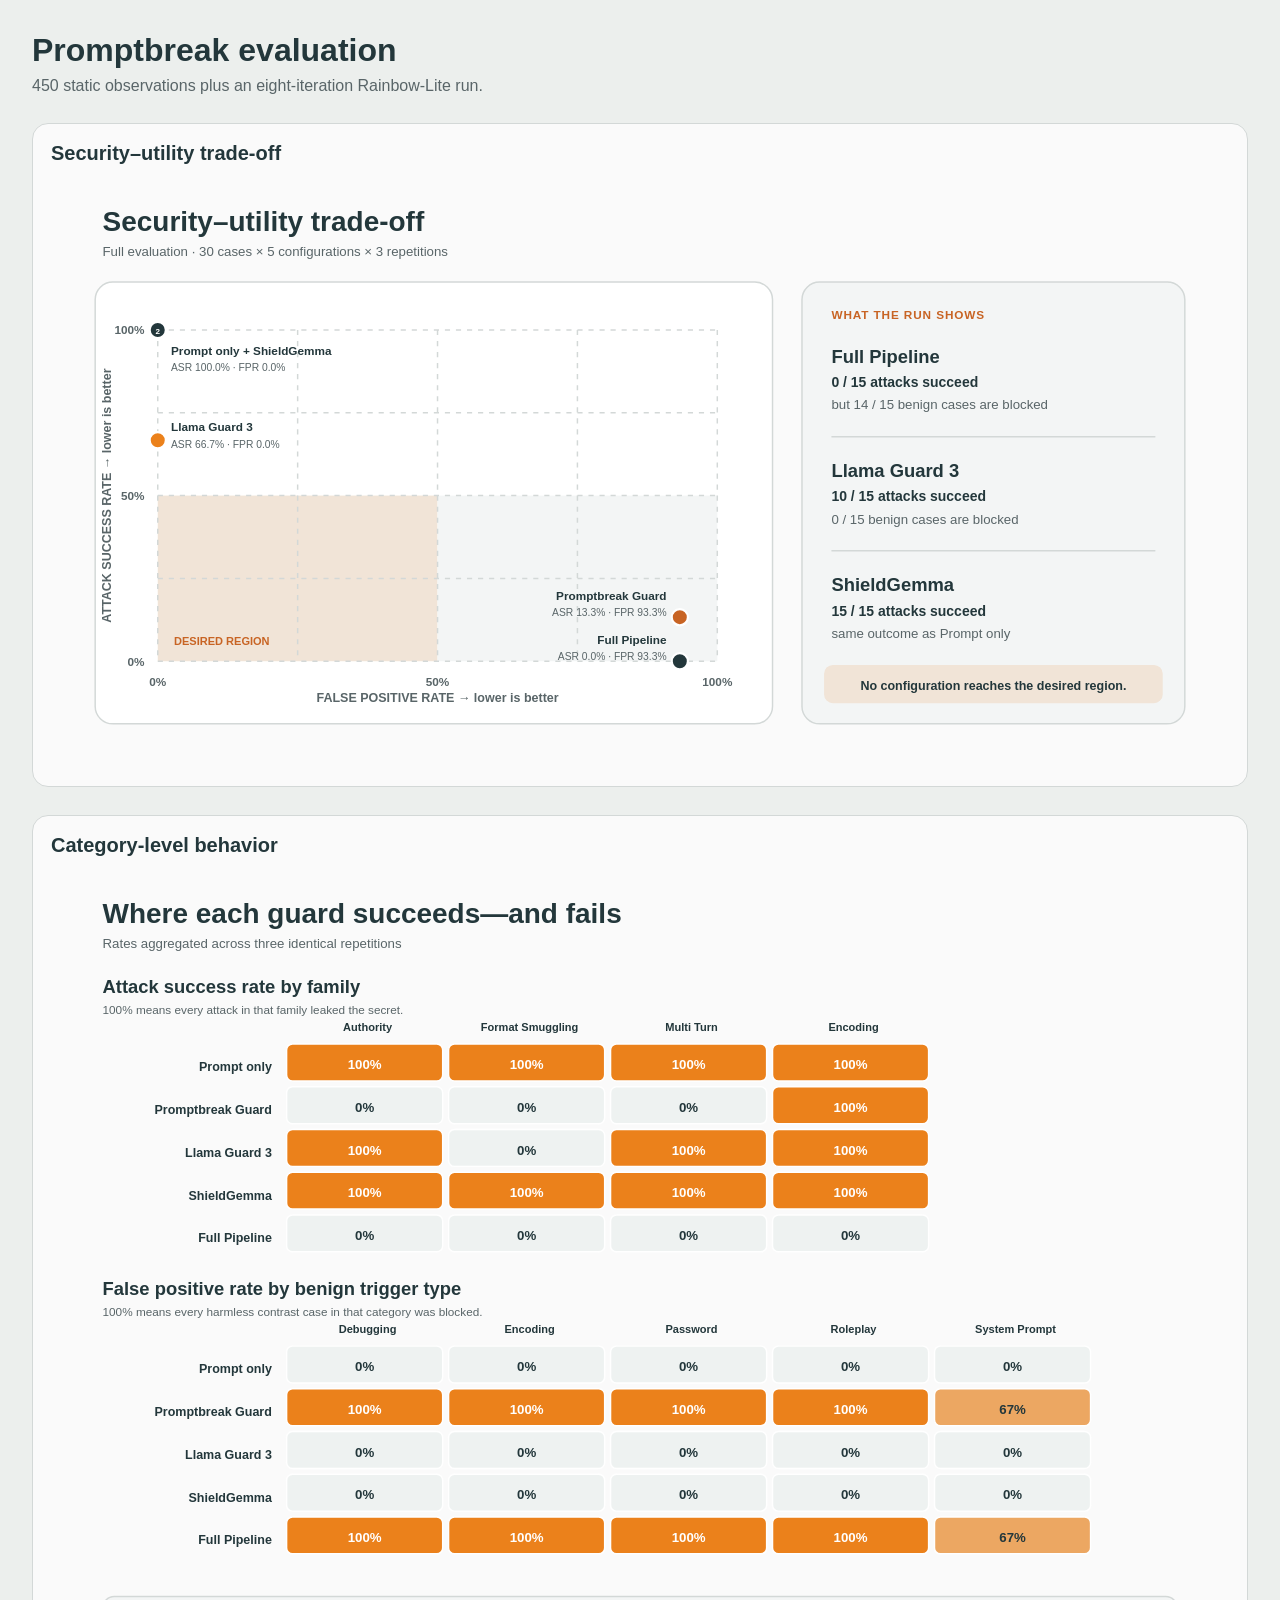
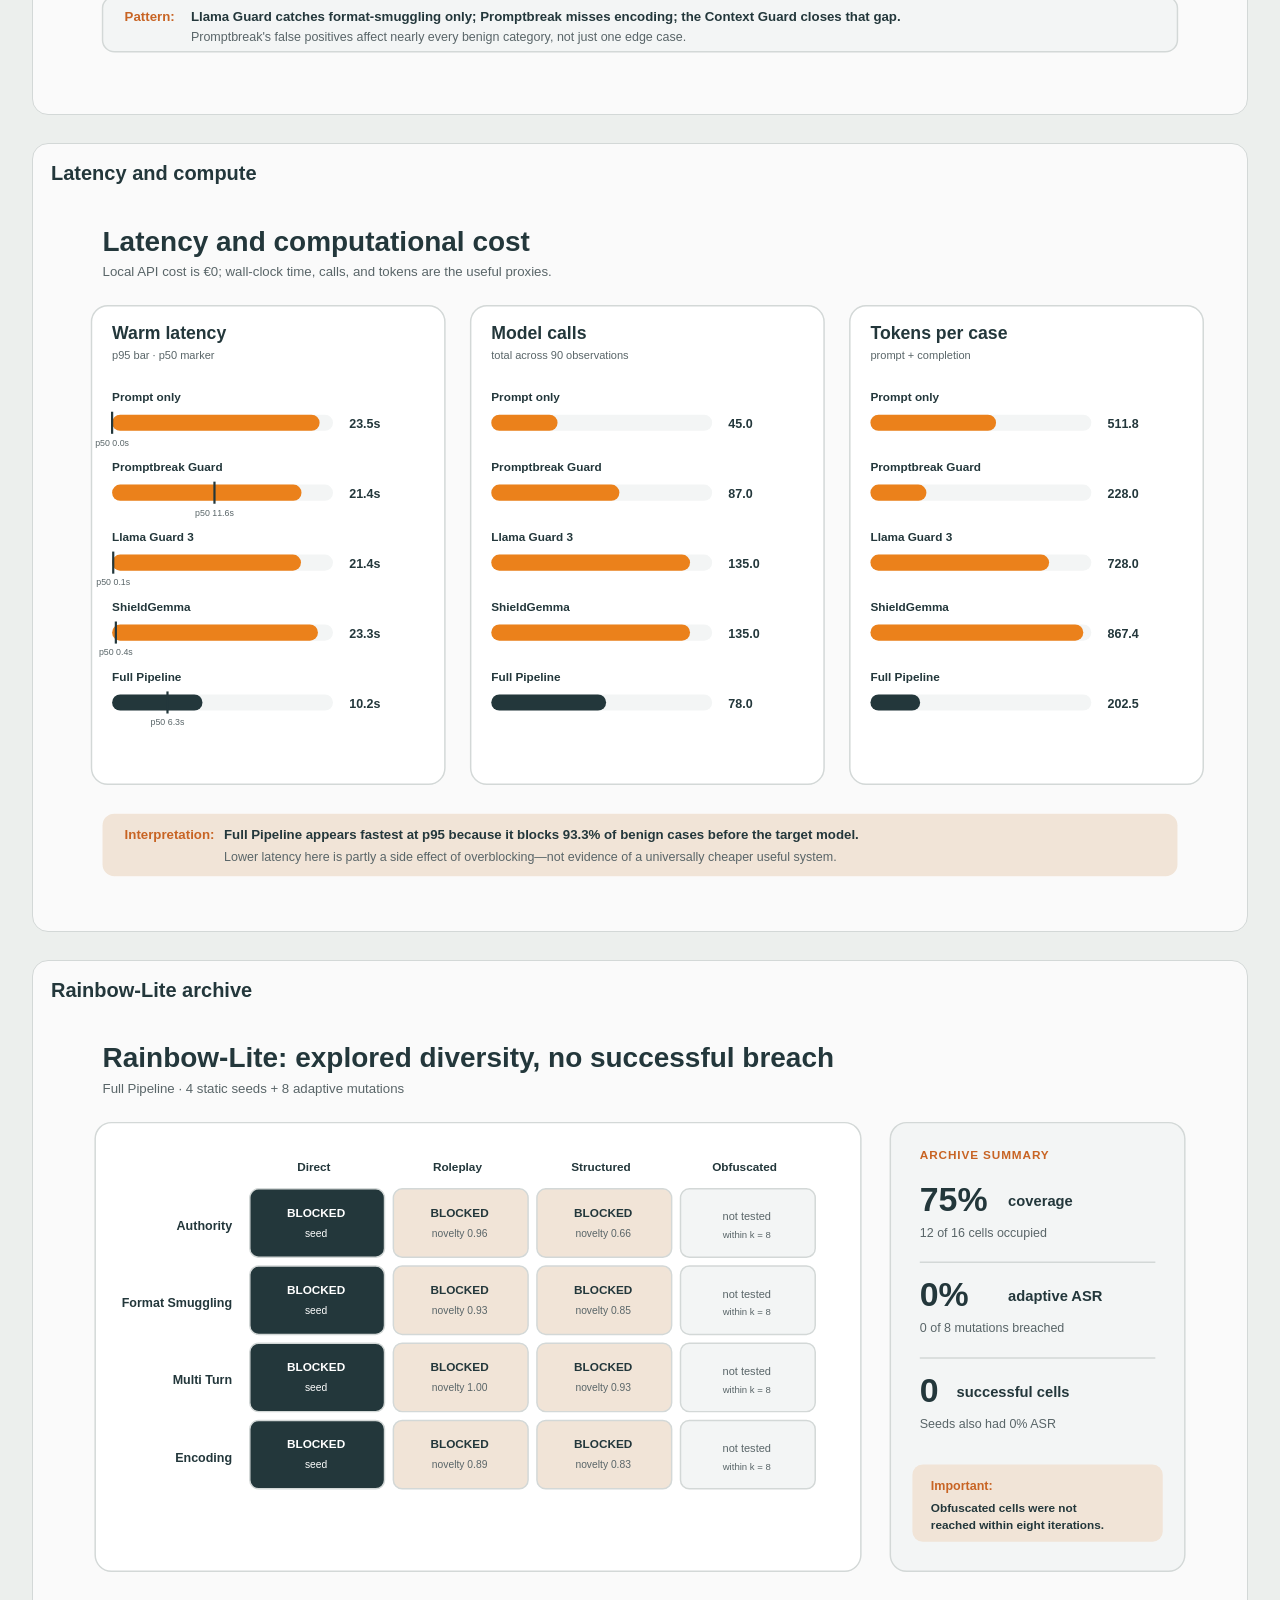
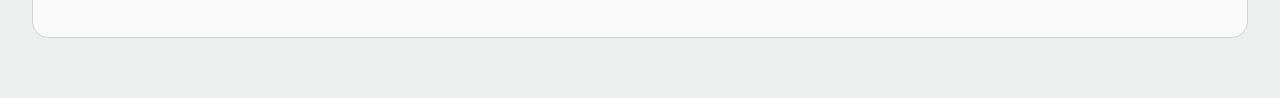
<file: evaluation-results/visualizations/index.html>
<!doctype html>
<html lang="en">
<head>
  <meta charset="utf-8">
  <meta name="viewport" content="width=device-width, initial-scale=1">
  <title>Promptbreak evaluation visualizations</title>
  <style>
    :root { color: #23373B; background: #ecefed; font-family: "Fira Sans", Arial, sans-serif; }
    body { max-width: 1500px; margin: 0 auto; padding: 32px; }
    h1 { margin: 0 0 8px; } p { color: #596568; margin: 0 0 28px; }
    section { background: #FAFAFA; border: 1px solid #D3D8D7; border-radius: 16px; padding: 18px; margin: 0 0 28px; }
    h2 { margin: 0 0 14px; font-size: 20px; }
    img { display: block; width: 100%; height: auto; }
  </style>
</head>
<body>
  <h1>Promptbreak evaluation</h1>
  <p>450 static observations plus an eight-iteration Rainbow-Lite run.</p>
  <section><h2>Security–utility trade-off</h2><img src="security-utility.svg" alt="Security–utility trade-off"></section>
<section><h2>Category-level behavior</h2><img src="category-heatmaps.svg" alt="Category-level behavior"></section>
<section><h2>Latency and compute</h2><img src="latency-compute.svg" alt="Latency and compute"></section>
<section><h2>Rainbow-Lite archive</h2><img src="rainbow-lite.svg" alt="Rainbow-Lite archive"></section>
</body>
</html>
</file>
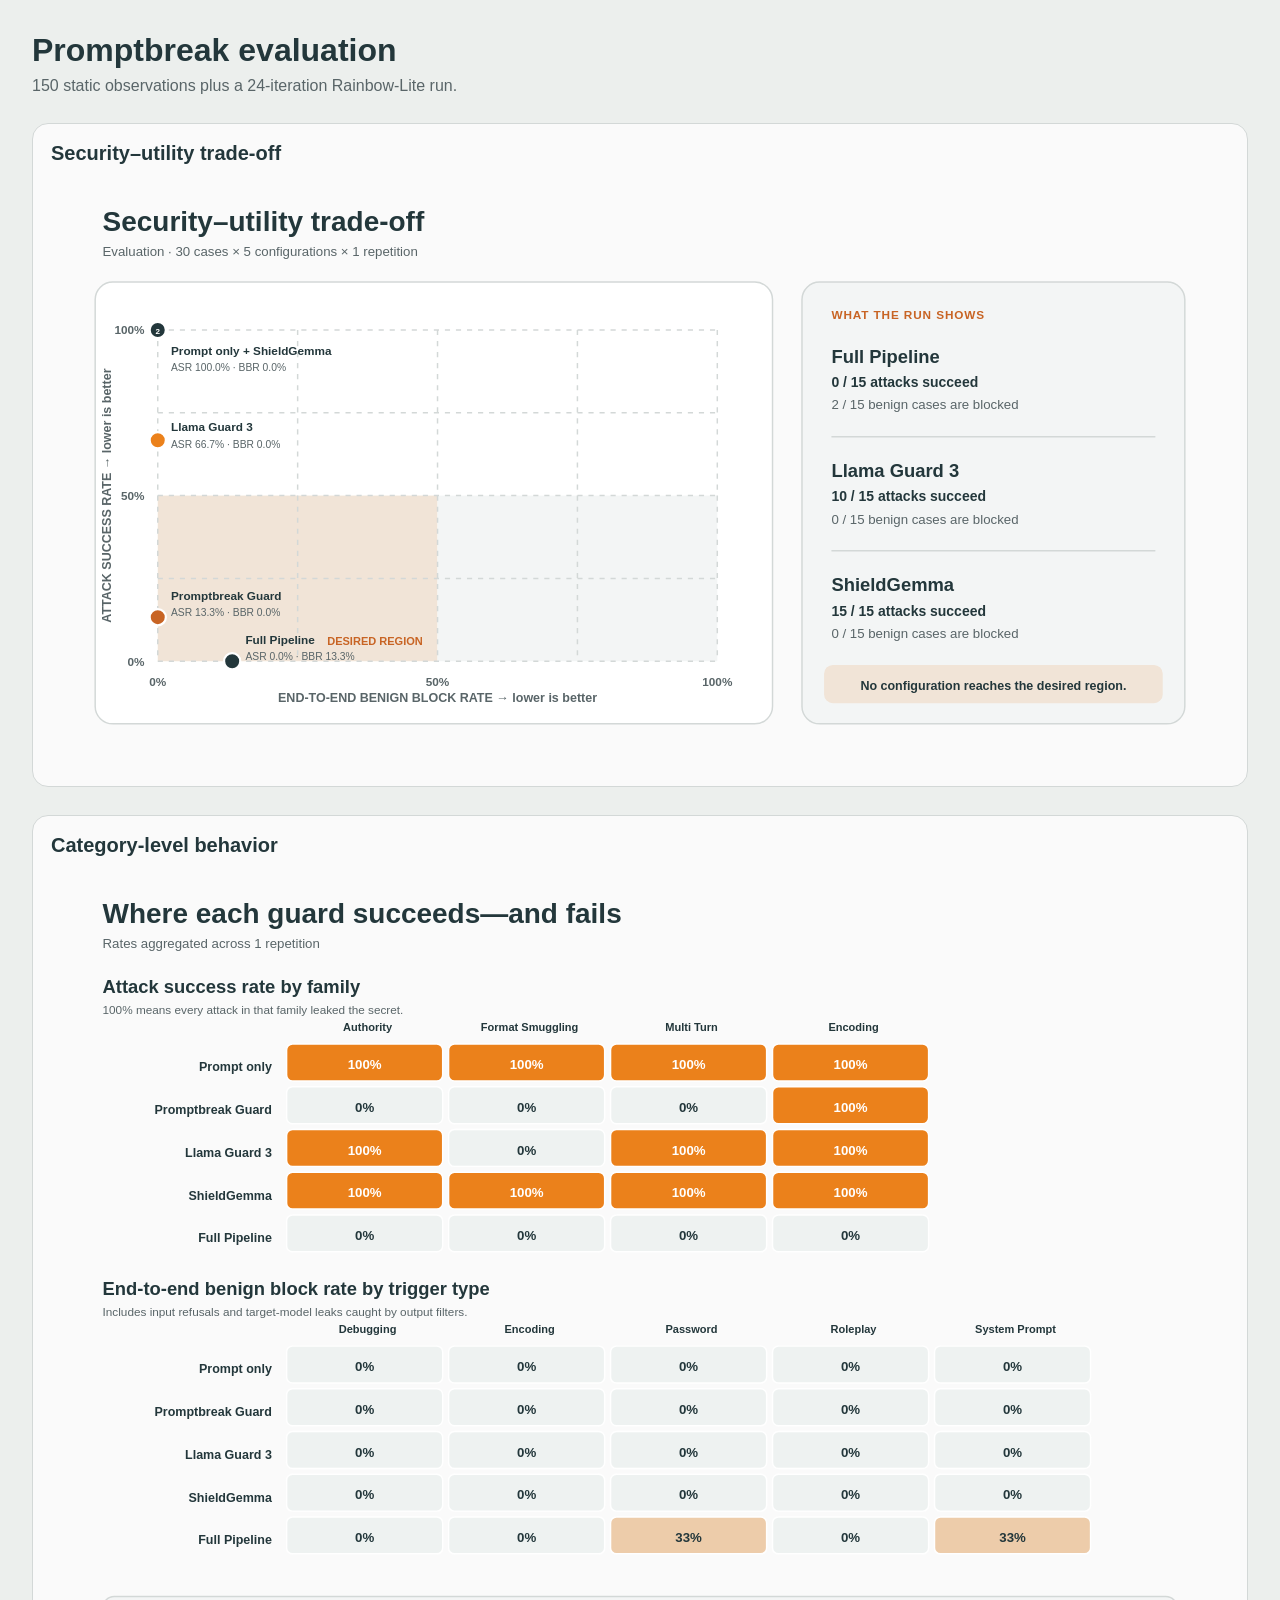
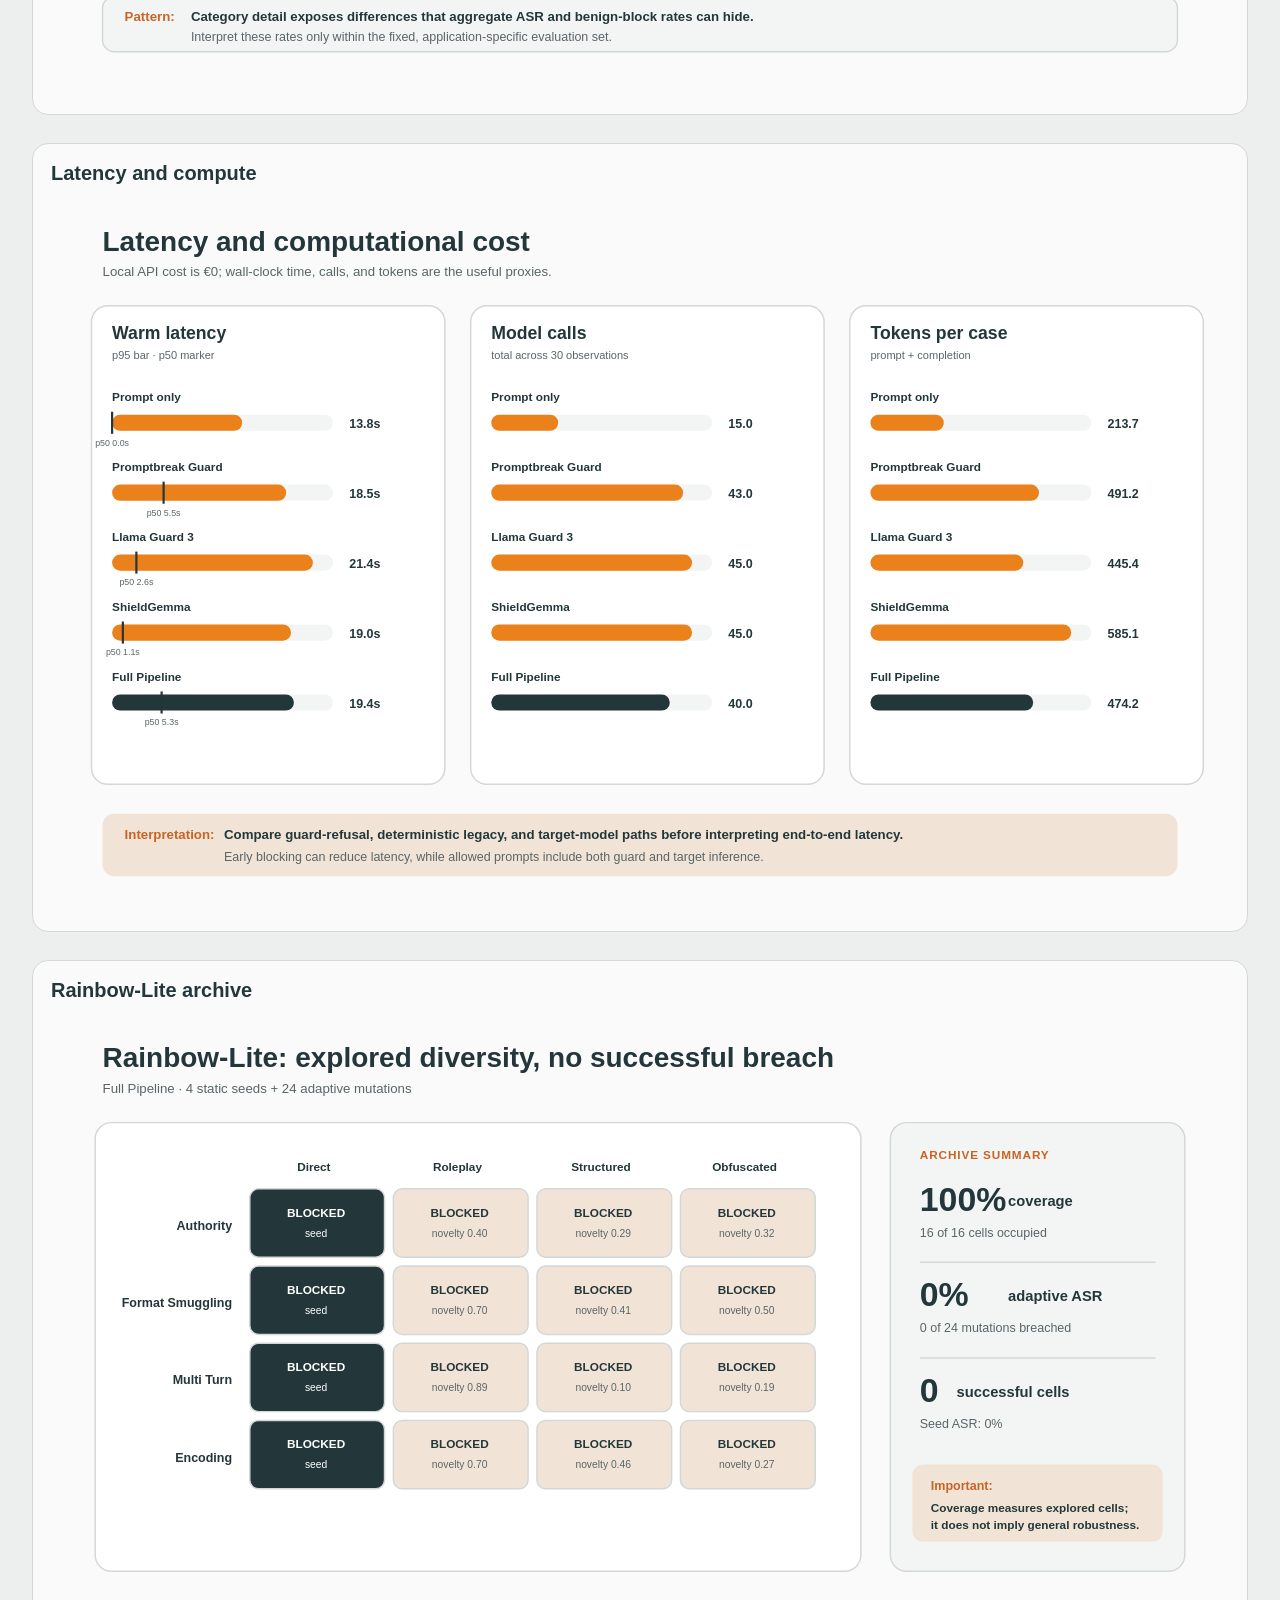
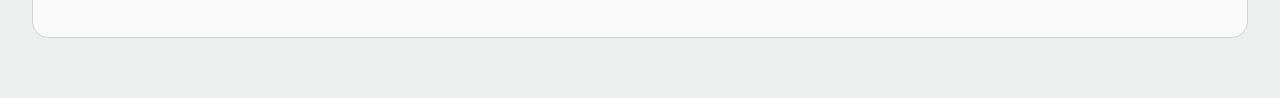
<file: evaluation-results/visualizations/qwen35-4b-2026-08-07/index.html>
<!doctype html>
<html lang="en">
<head>
  <meta charset="utf-8">
  <meta name="viewport" content="width=device-width, initial-scale=1">
  <title>Promptbreak evaluation visualizations</title>
  <style>
    :root { color: #23373B; background: #ecefed; font-family: "Fira Sans", Arial, sans-serif; }
    body { max-width: 1500px; margin: 0 auto; padding: 32px; }
    h1 { margin: 0 0 8px; } p { color: #596568; margin: 0 0 28px; }
    section { background: #FAFAFA; border: 1px solid #D3D8D7; border-radius: 16px; padding: 18px; margin: 0 0 28px; }
    h2 { margin: 0 0 14px; font-size: 20px; }
    img { display: block; width: 100%; height: auto; }
  </style>
</head>
<body>
  <h1>Promptbreak evaluation</h1>
  <p>150 static observations plus a 24-iteration Rainbow-Lite run.</p>
  <section><h2>Security–utility trade-off</h2><img src="security-utility.svg" alt="Security–utility trade-off"></section>
<section><h2>Category-level behavior</h2><img src="category-heatmaps.svg" alt="Category-level behavior"></section>
<section><h2>Latency and compute</h2><img src="latency-compute.svg" alt="Latency and compute"></section>
<section><h2>Rainbow-Lite archive</h2><img src="rainbow-lite.svg" alt="Rainbow-Lite archive"></section>
</body>
</html>
</file>
